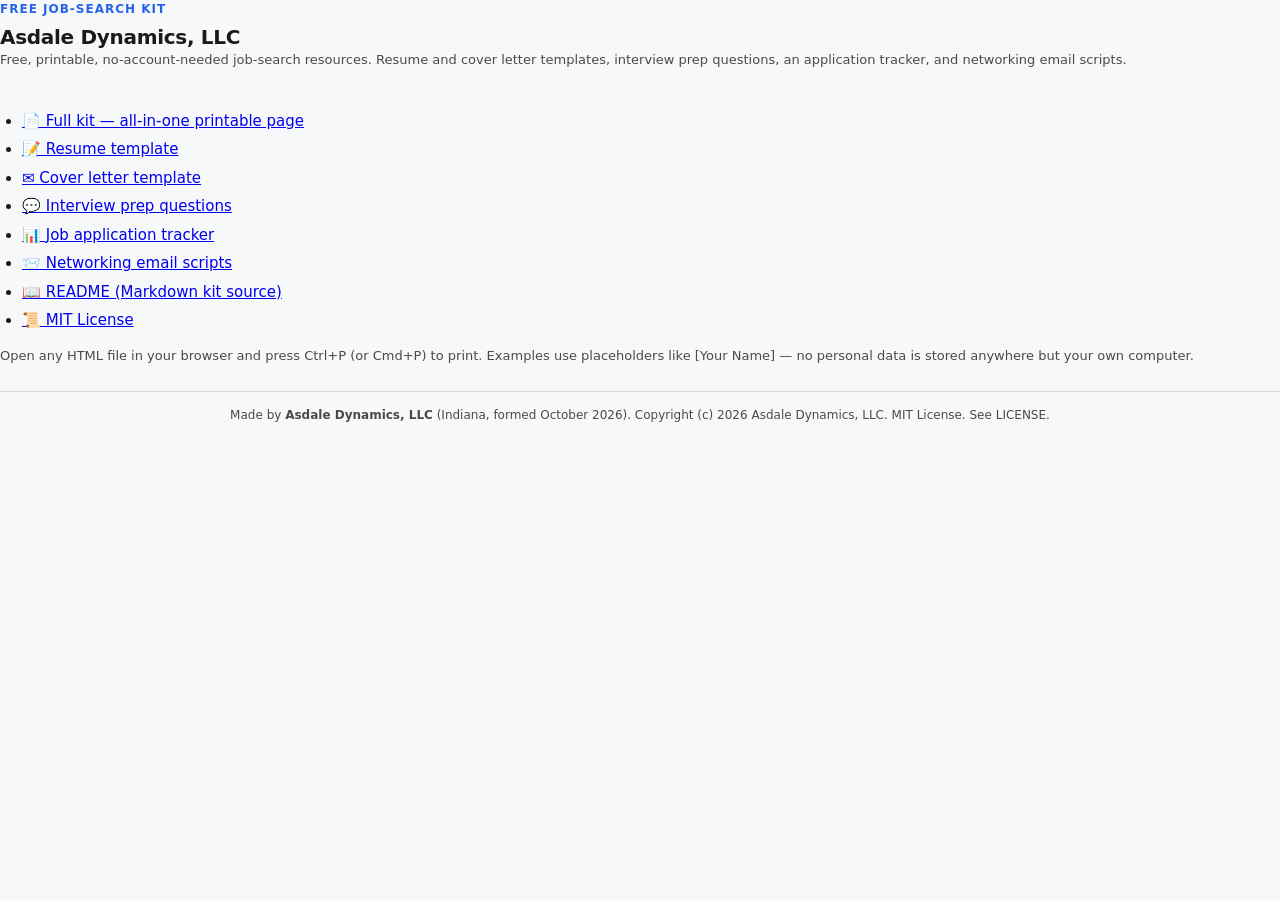
<file: printable/index.html>
<!DOCTYPE html>
<html lang="en">
<head>
<meta charset="utf-8">
<meta name="viewport" content="width=device-width, initial-scale=1">
<title>Free Job-Search Kit — Asdale Dynamics, LLC</title>
<link rel="stylesheet" href="styles.css">
</head>
<body>

<div class="nav index no-print">
  <div class="site-header" style="border-bottom:none; margin-bottom:24px;">
    <div>
      <div class="site-kicker">Free Job-Search Kit</div>
      <h1 class="site-title">Asdale Dynamics, LLC</h1>
      <p class="site-sub">Free, printable, no-account-needed job-search resources. Resume and cover letter templates, interview prep questions, an application tracker, and networking email scripts.</p>
    </div>
  </div>

  <ul>
    <li><a href="kit-all.html">📄 Full kit — all-in-one printable page</a></li>
    <li><a href="resume.html">📝 Resume template</a></li>
    <li><a href="cover-letter.html">✉️ Cover letter template</a></li>
    <li><a href="interview-prep.html">💬 Interview prep questions</a></li>
    <li><a href="application-tracker.html">📊 Job application tracker</a></li>
    <li><a href="networking-emails.html">📨 Networking email scripts</a></li>
    <li><a href="../README.md">📖 README (Markdown kit source)</a></li>
    <li><a href="../LICENSE">📜 MIT License</a></li>
  </ul>

  <p class="note">Open any HTML file in your browser and press Ctrl+P (or Cmd+P) to print. Examples use placeholders like [Your Name] — no personal data is stored anywhere but your own computer.</p>

  <footer class="kick" style="margin-top:26px;">
    Made by <span class="credit">Asdale Dynamics, LLC</span> (Indiana, formed October 2026). Copyright (c) 2026 Asdale Dynamics, LLC. MIT License. See LICENSE.
  </footer>
</div>

</body>
</html>
</file>
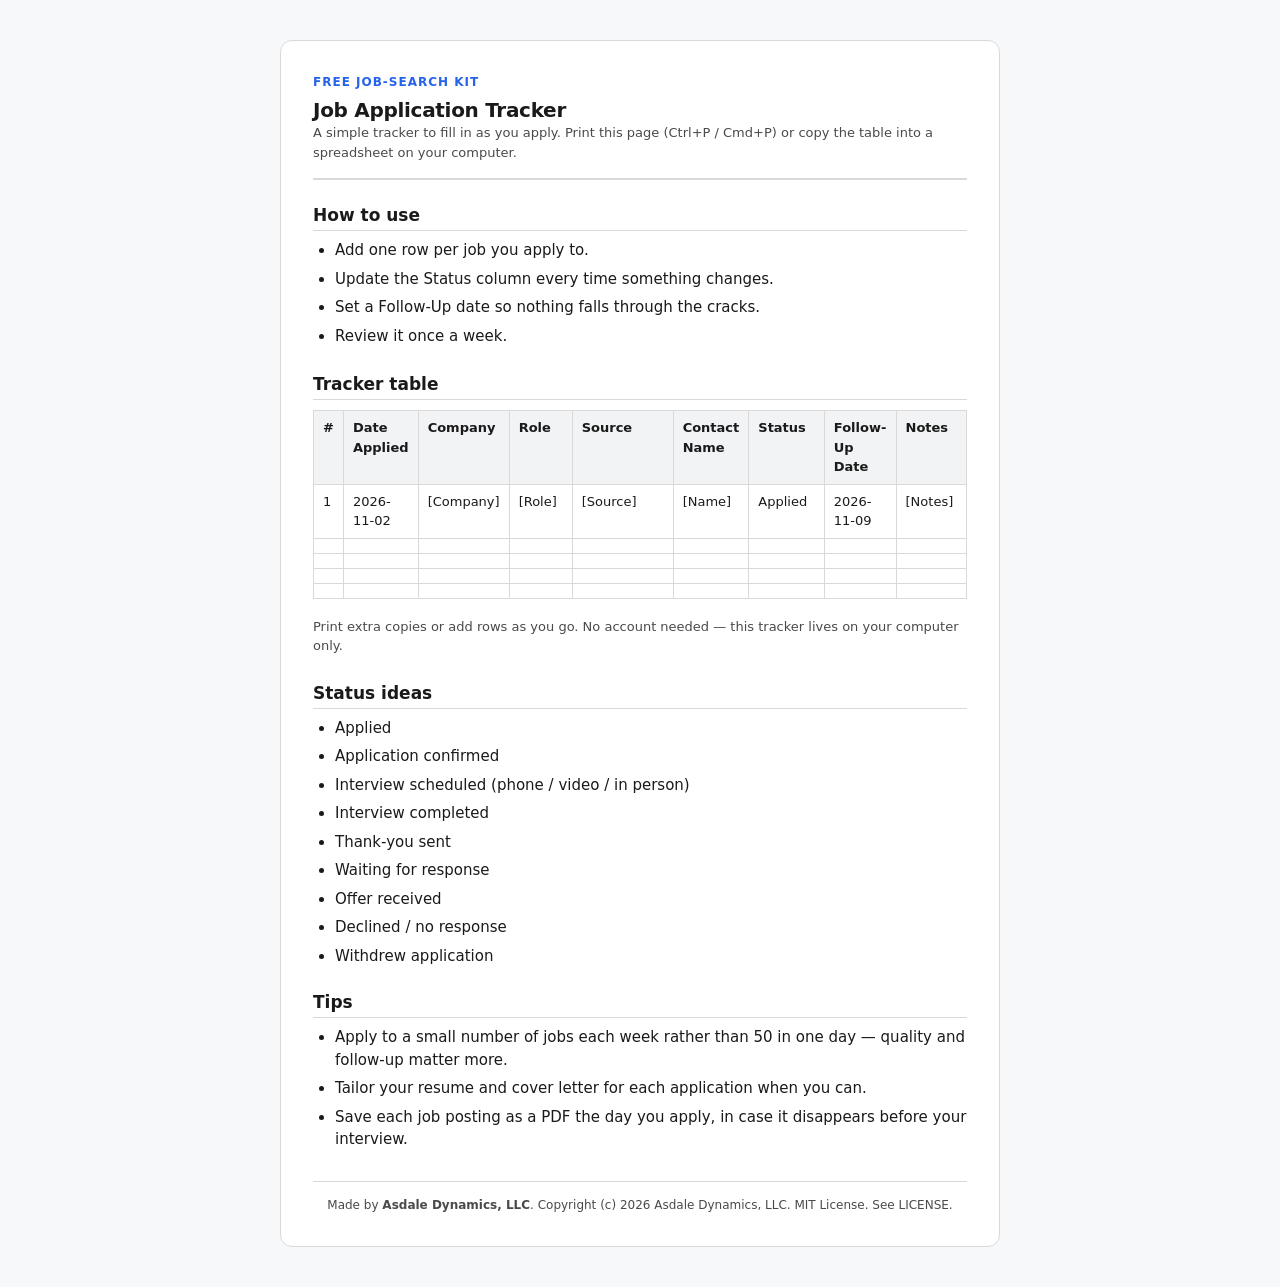
<file: printable/application-tracker.html>
<!DOCTYPE html>
<html lang="en">
<head>
<meta charset="utf-8">
<meta name="viewport" content="width=device-width, initial-scale=1">
<title>Job Application Tracker — Free Job-Search Kit</title>
<link rel="stylesheet" href="styles.css">
</head>
<body>

<div class="page">
  <header class="site-header">
    <div>
      <div class="site-kicker">Free Job-Search Kit</div>
      <h1 class="site-title">Job Application Tracker</h1>
      <p class="site-sub">A simple tracker to fill in as you apply. Print this page (Ctrl+P / Cmd+P) or copy the table into a spreadsheet on your computer.</p>
    </div>
  </header>

  <section class="section">
    <h2 class="first">How to use</h2>
    <ul>
      <li>Add one row per job you apply to.</li>
      <li>Update the Status column every time something changes.</li>
      <li>Set a Follow-Up date so nothing falls through the cracks.</li>
      <li>Review it once a week.</li>
    </ul>
  </section>

  <section class="section page-break">
    <h2>Tracker table</h2>
    <table>
      <thead>
        <tr>
          <th style="width:4%">#</th>
          <th style="width:11%">Date Applied</th>
          <th style="width:13%">Company</th>
          <th style="width:10%">Role</th>
          <th style="width:17%">Source</th>
          <th style="width:11%">Contact Name</th>
          <th style="width:12%">Status</th>
          <th style="width:11%">Follow-Up Date</th>
          <th style="width:11%">Notes</th>
        </tr>
      </thead>
      <tbody>
        <tr>
          <td>1</td>
          <td>2026-11-02</td>
          <td>[Company]</td>
          <td>[Role]</td>
          <td>[Source]</td>
          <td>[Name]</td>
          <td>Applied</td>
          <td>2026-11-09</td>
          <td>[Notes]</td>
        </tr>
        <tr><td></td><td></td><td></td><td></td><td></td><td></td><td></td><td></td><td></td></tr>
        <tr><td></td><td></td><td></td><td></td><td></td><td></td><td></td><td></td><td></td></tr>
        <tr><td></td><td></td><td></td><td></td><td></td><td></td><td></td><td></td><td></td></tr>
        <tr><td></td><td></td><td></td><td></td><td></td><td></td><td></td><td></td><td></td></tr>
      </tbody>
    </table>
    <p class="note">Print extra copies or add rows as you go. No account needed — this tracker lives on your computer only.</p>
  </section>

  <section class="section">
    <h2>Status ideas</h2>
    <ul>
      <li>Applied</li>
      <li>Application confirmed</li>
      <li>Interview scheduled (phone / video / in person)</li>
      <li>Interview completed</li>
      <li>Thank-you sent</li>
      <li>Waiting for response</li>
      <li>Offer received</li>
      <li>Declined / no response</li>
      <li>Withdrew application</li>
    </ul>

    <h2>Tips</h2>
    <ul>
      <li>Apply to a small number of jobs each week rather than 50 in one day — quality and follow-up matter more.</li>
      <li>Tailor your resume and cover letter for each application when you can.</li>
      <li>Save each job posting as a PDF the day you apply, in case it disappears before your interview.</li>
    </ul>
  </section>

  <footer class="kick">
    Made by <span class="credit">Asdale Dynamics, LLC</span>. Copyright (c) 2026 Asdale Dynamics, LLC. MIT License. See LICENSE.
  </footer>
</div>

</body>
</html>
</file>
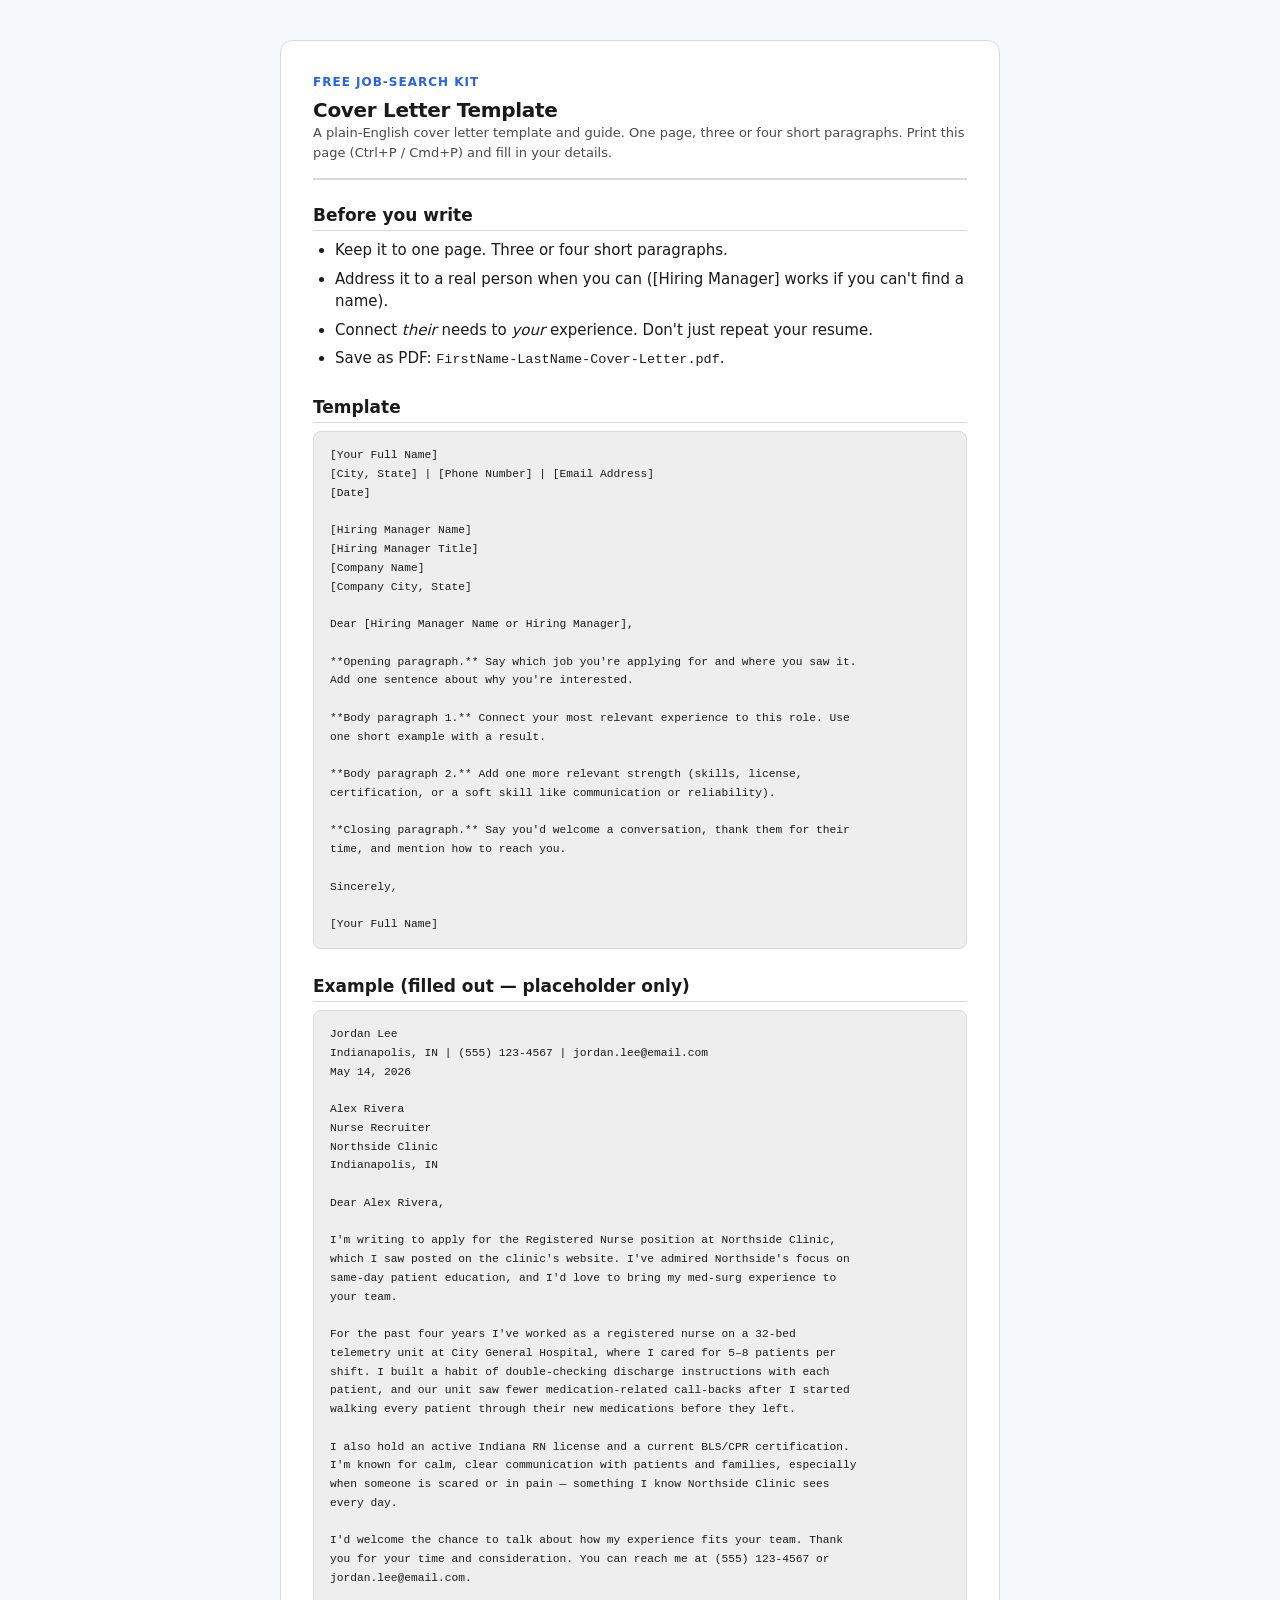
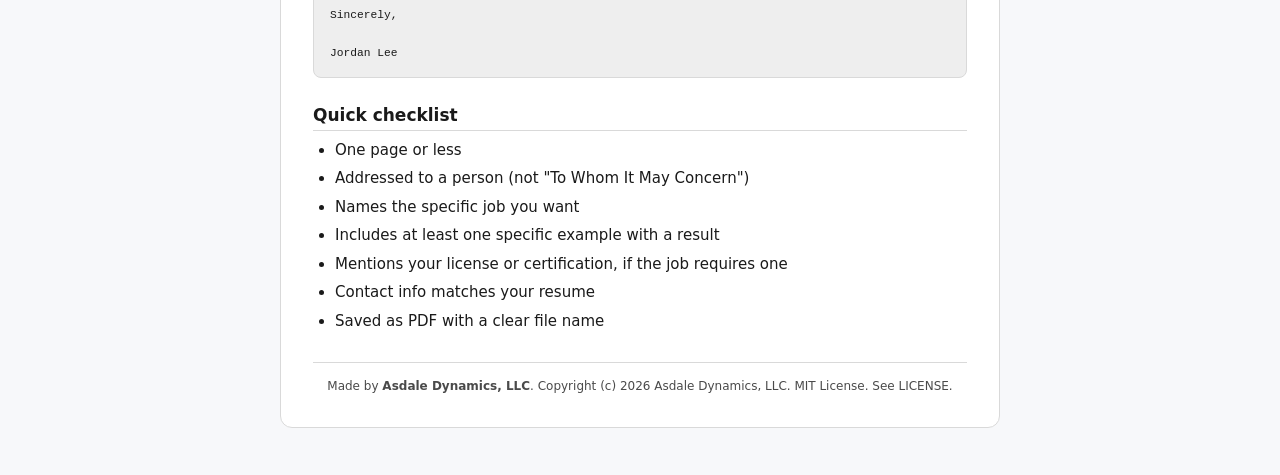
<file: printable/cover-letter.html>
<!DOCTYPE html>
<html lang="en">
<head>
<meta charset="utf-8">
<meta name="viewport" content="width=device-width, initial-scale=1">
<title>Cover Letter Template — Free Job-Search Kit</title>
<link rel="stylesheet" href="styles.css">
</head>
<body>

<div class="page">
  <header class="site-header">
    <div>
      <div class="site-kicker">Free Job-Search Kit</div>
      <h1 class="site-title">Cover Letter Template</h1>
      <p class="site-sub">A plain-English cover letter template and guide. One page, three or four short paragraphs. Print this page (Ctrl+P / Cmd+P) and fill in your details.</p>
    </div>
  </header>

  <section class="section">
    <h2 class="first">Before you write</h2>
    <ul>
      <li>Keep it to one page. Three or four short paragraphs.</li>
      <li>Address it to a real person when you can ([Hiring Manager] works if you can't find a name).</li>
      <li>Connect <em>their</em> needs to <em>your</em> experience. Don't just repeat your resume.</li>
      <li>Save as PDF: <code>FirstName-LastName-Cover-Letter.pdf</code>.</li>
    </ul>
  </section>

  <section class="section page-break">
    <h2>Template</h2>
    <pre><code>[Your Full Name]
[City, State] | [Phone Number] | [Email Address]
[Date]

[Hiring Manager Name]
[Hiring Manager Title]
[Company Name]
[Company City, State]

Dear [Hiring Manager Name or Hiring Manager],

**Opening paragraph.** Say which job you're applying for and where you saw it.
Add one sentence about why you're interested.

**Body paragraph 1.** Connect your most relevant experience to this role. Use
one short example with a result.

**Body paragraph 2.** Add one more relevant strength (skills, license,
certification, or a soft skill like communication or reliability).

**Closing paragraph.** Say you'd welcome a conversation, thank them for their
time, and mention how to reach you.

Sincerely,

[Your Full Name]</code></pre>
  </section>

  <section class="section page-break">
    <h2>Example (filled out — placeholder only)</h2>
    <pre><code>Jordan Lee
Indianapolis, IN | (555) 123-4567 | jordan.lee@email.com
May 14, 2026

Alex Rivera
Nurse Recruiter
Northside Clinic
Indianapolis, IN

Dear Alex Rivera,

I'm writing to apply for the Registered Nurse position at Northside Clinic,
which I saw posted on the clinic's website. I've admired Northside's focus on
same-day patient education, and I'd love to bring my med-surg experience to
your team.

For the past four years I've worked as a registered nurse on a 32-bed
telemetry unit at City General Hospital, where I cared for 5–8 patients per
shift. I built a habit of double-checking discharge instructions with each
patient, and our unit saw fewer medication-related call-backs after I started
walking every patient through their new medications before they left.

I also hold an active Indiana RN license and a current BLS/CPR certification.
I'm known for calm, clear communication with patients and families, especially
when someone is scared or in pain — something I know Northside Clinic sees
every day.

I'd welcome the chance to talk about how my experience fits your team. Thank
you for your time and consideration. You can reach me at (555) 123-4567 or
jordan.lee@email.com.

Sincerely,

Jordan Lee</code></pre>
  </section>

  <section class="section">
    <h2>Quick checklist</h2>
    <ul>
      <li>One page or less</li>
      <li>Addressed to a person (not "To Whom It May Concern")</li>
      <li>Names the specific job you want</li>
      <li>Includes at least one specific example with a result</li>
      <li>Mentions your license or certification, if the job requires one</li>
      <li>Contact info matches your resume</li>
      <li>Saved as PDF with a clear file name</li>
    </ul>
  </section>

  <footer class="kick">
    Made by <span class="credit">Asdale Dynamics, LLC</span>. Copyright (c) 2026 Asdale Dynamics, LLC. MIT License. See LICENSE.
  </footer>
</div>

</body>
</html>
</file>
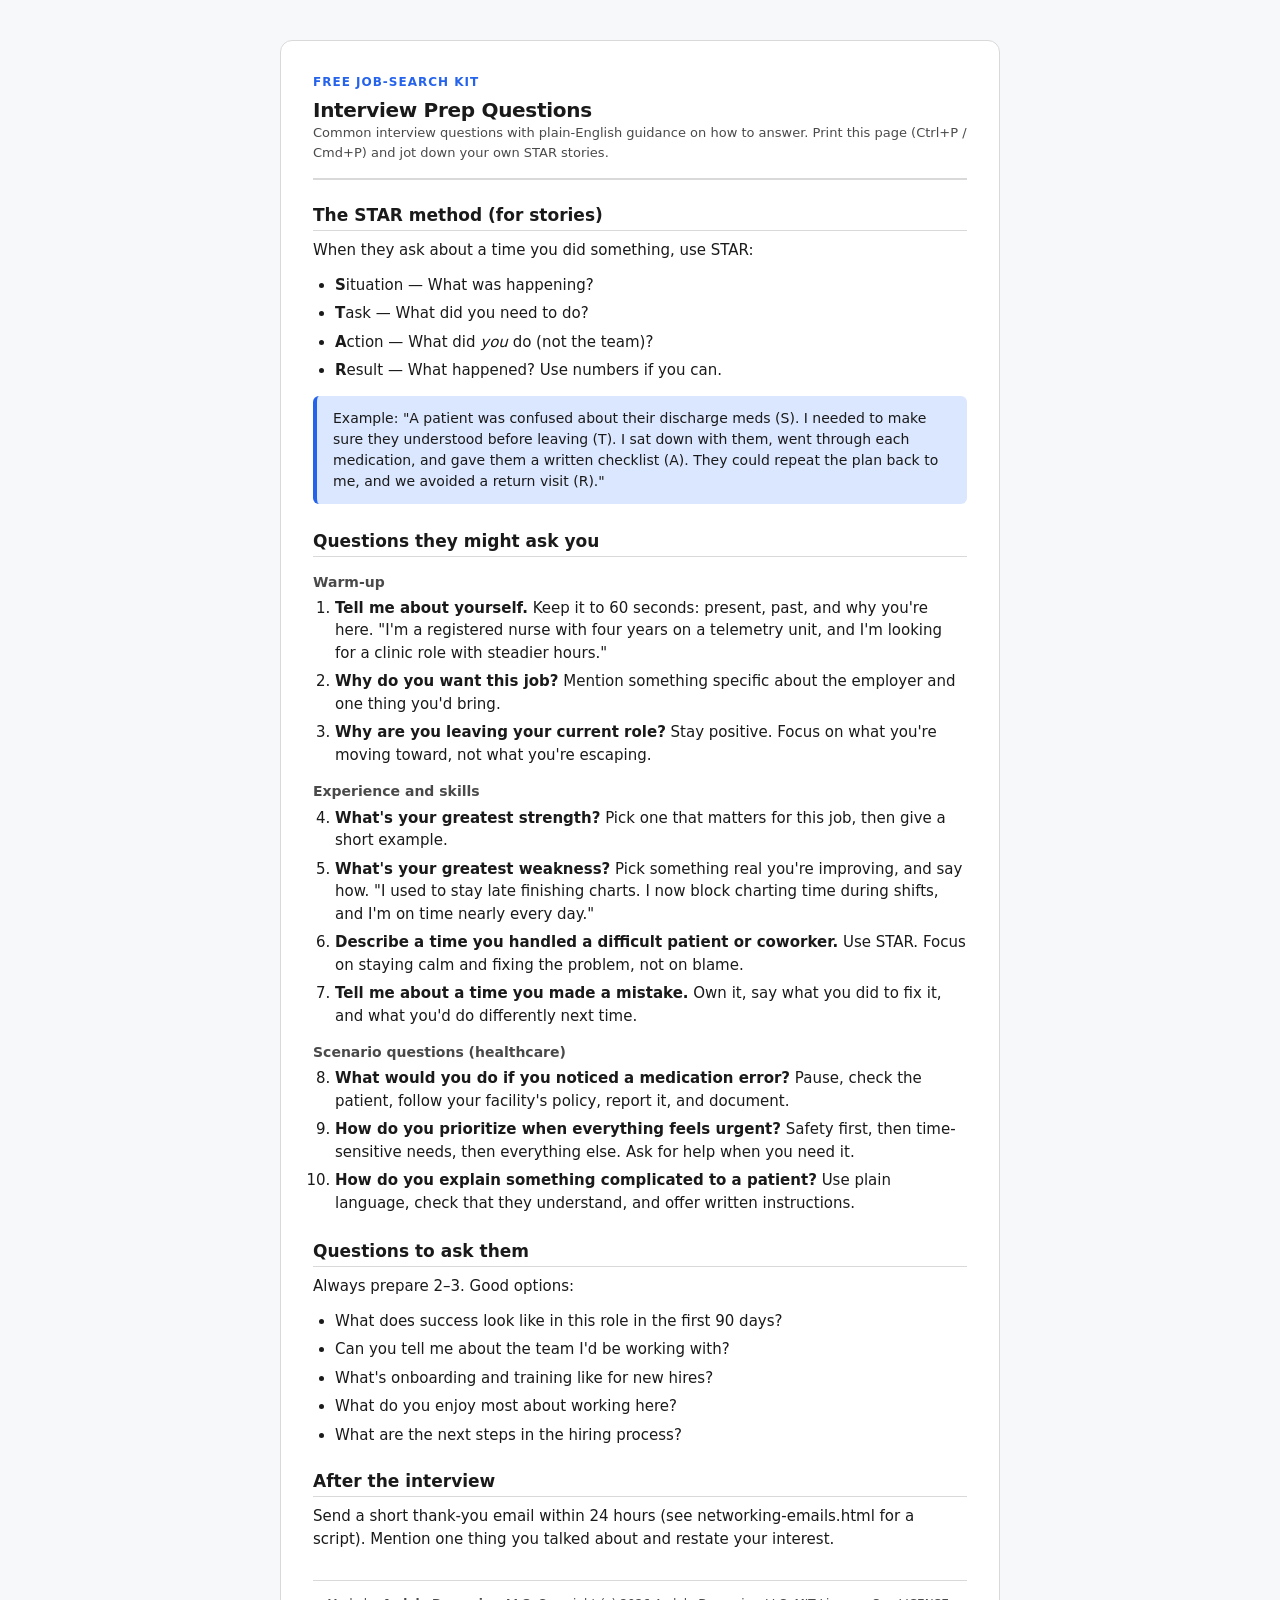
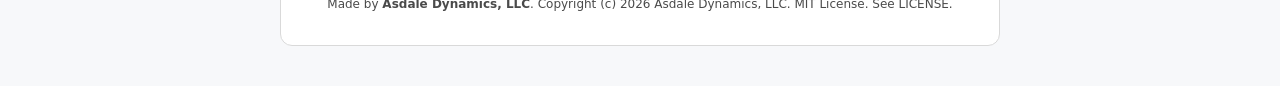
<file: printable/interview-prep.html>
<!DOCTYPE html>
<html lang="en">
<head>
<meta charset="utf-8">
<meta name="viewport" content="width=device-width, initial-scale=1">
<title>Interview Prep Questions — Free Job-Search Kit</title>
<link rel="stylesheet" href="styles.css">
</head>
<body>

<div class="page">
  <header class="site-header">
    <div>
      <div class="site-kicker">Free Job-Search Kit</div>
      <h1 class="site-title">Interview Prep Questions</h1>
      <p class="site-sub">Common interview questions with plain-English guidance on how to answer. Print this page (Ctrl+P / Cmd+P) and jot down your own STAR stories.</p>
    </div>
  </header>

  <section class="section">
    <h2 class="first">The STAR method (for stories)</h2>
    <p>When they ask about a time you did something, use STAR:</p>
    <ul>
      <li><strong>S</strong>ituation — What was happening?</li>
      <li><strong>T</strong>ask — What did you need to do?</li>
      <li><strong>A</strong>ction — What did <em>you</em> do (not the team)?</li>
      <li><strong>R</strong>esult — What happened? Use numbers if you can.</li>
    </ul>
    <blockquote>Example: "A patient was confused about their discharge meds (S). I needed to make sure they understood before leaving (T). I sat down with them, went through each medication, and gave them a written checklist (A). They could repeat the plan back to me, and we avoided a return visit (R)."</blockquote>
  </section>

  <section class="section page-break">
    <h2>Questions they might ask you</h2>

    <h3>Warm-up</h3>
    <ol>
      <li><strong>Tell me about yourself.</strong> Keep it to 60 seconds: present, past, and why you're here. "I'm a registered nurse with four years on a telemetry unit, and I'm looking for a clinic role with steadier hours."</li>
      <li><strong>Why do you want this job?</strong> Mention something specific about the employer and one thing you'd bring.</li>
      <li><strong>Why are you leaving your current role?</strong> Stay positive. Focus on what you're moving toward, not what you're escaping.</li>
    </ol>

    <h3>Experience and skills</h3>
    <ol start="4">
      <li><strong>What's your greatest strength?</strong> Pick one that matters for this job, then give a short example.</li>
      <li><strong>What's your greatest weakness?</strong> Pick something real you're improving, and say how. "I used to stay late finishing charts. I now block charting time during shifts, and I'm on time nearly every day."</li>
      <li><strong>Describe a time you handled a difficult patient or coworker.</strong> Use STAR. Focus on staying calm and fixing the problem, not on blame.</li>
      <li><strong>Tell me about a time you made a mistake.</strong> Own it, say what you did to fix it, and what you'd do differently next time.</li>
    </ol>

    <h3>Scenario questions (healthcare)</h3>
    <ol start="8">
      <li><strong>What would you do if you noticed a medication error?</strong> Pause, check the patient, follow your facility's policy, report it, and document.</li>
      <li><strong>How do you prioritize when everything feels urgent?</strong> Safety first, then time-sensitive needs, then everything else. Ask for help when you need it.</li>
      <li><strong>How do you explain something complicated to a patient?</strong> Use plain language, check that they understand, and offer written instructions.</li>
    </ol>
  </section>

  <section class="section page-break">
    <h2>Questions to ask them</h2>
    <p>Always prepare 2–3. Good options:</p>
    <ul>
      <li>What does success look like in this role in the first 90 days?</li>
      <li>Can you tell me about the team I'd be working with?</li>
      <li>What's onboarding and training like for new hires?</li>
      <li>What do you enjoy most about working here?</li>
      <li>What are the next steps in the hiring process?</li>
    </ul>

    <h2>After the interview</h2>
    <p>Send a short thank-you email within 24 hours (see networking-emails.html for a script). Mention one thing you talked about and restate your interest.</p>
  </section>

  <footer class="kick">
    Made by <span class="credit">Asdale Dynamics, LLC</span>. Copyright (c) 2026 Asdale Dynamics, LLC. MIT License. See LICENSE.
  </footer>
</div>

</body>
</html>
</file>
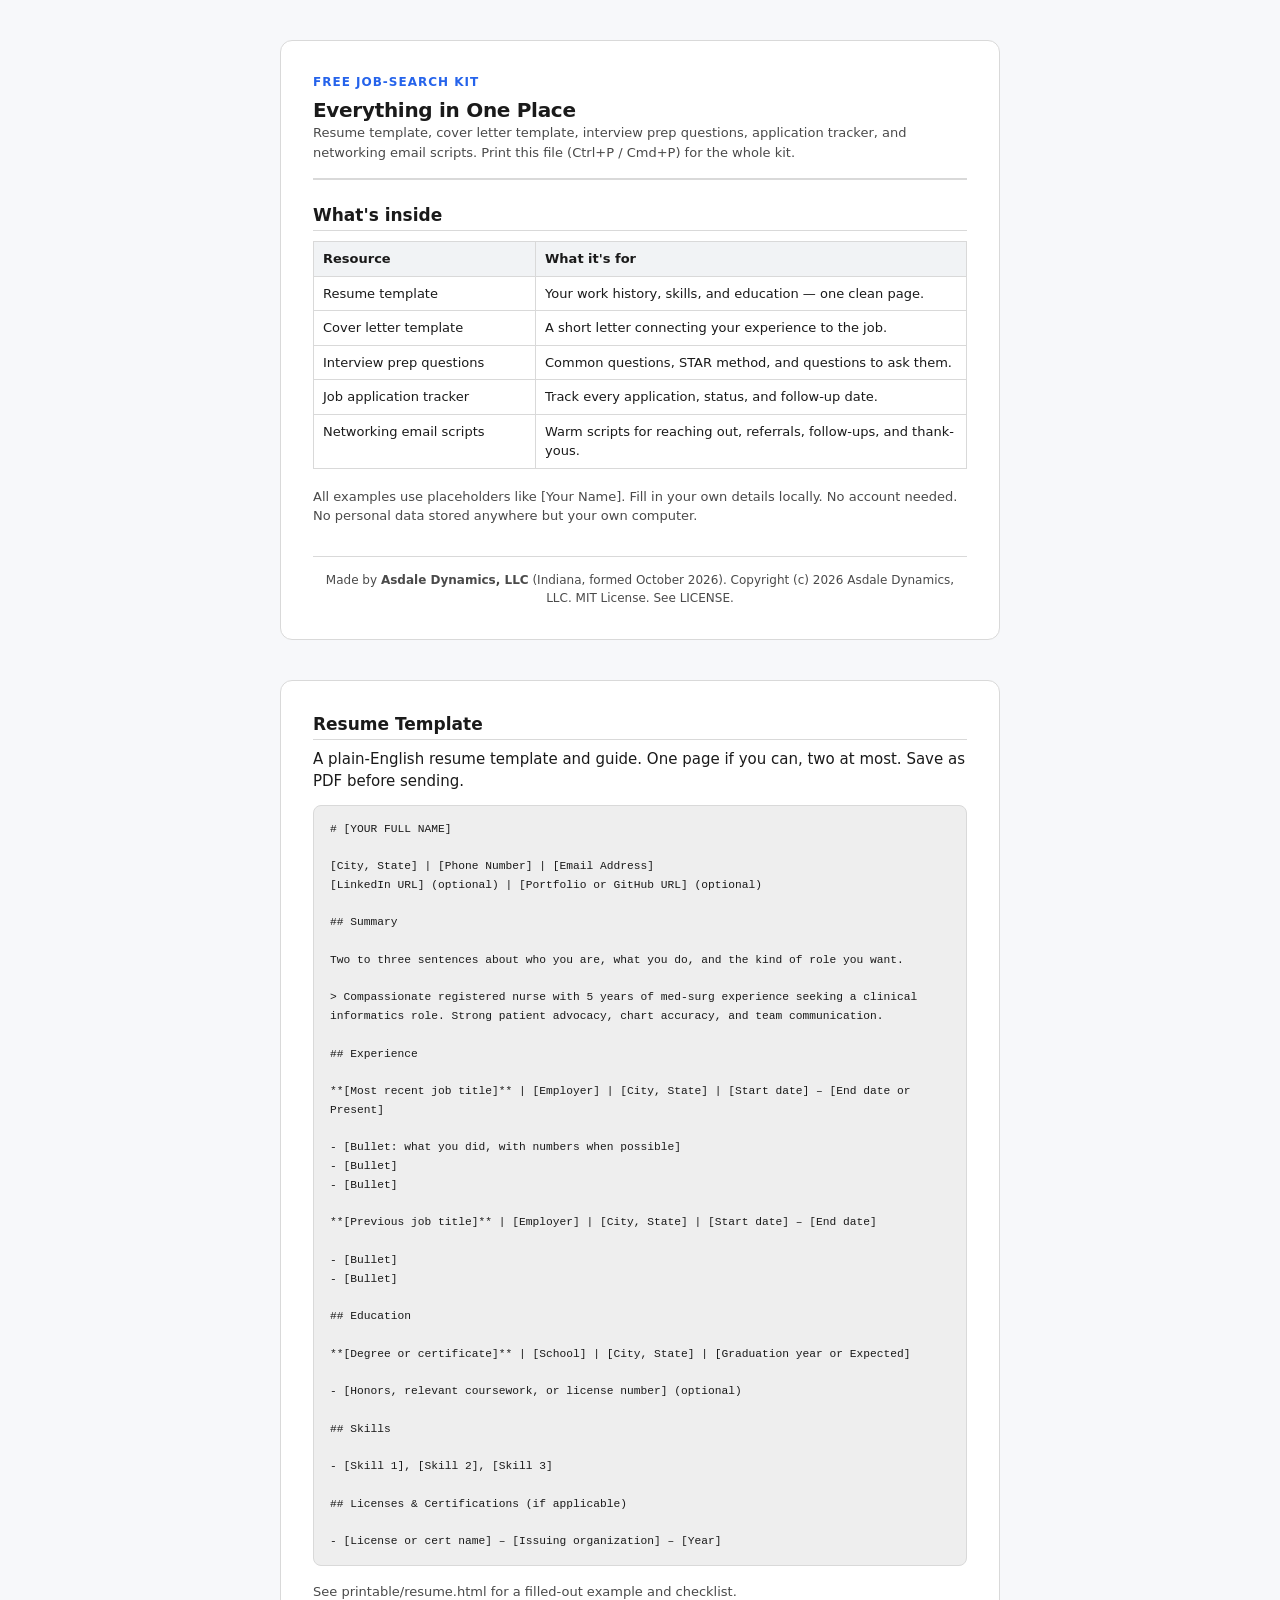
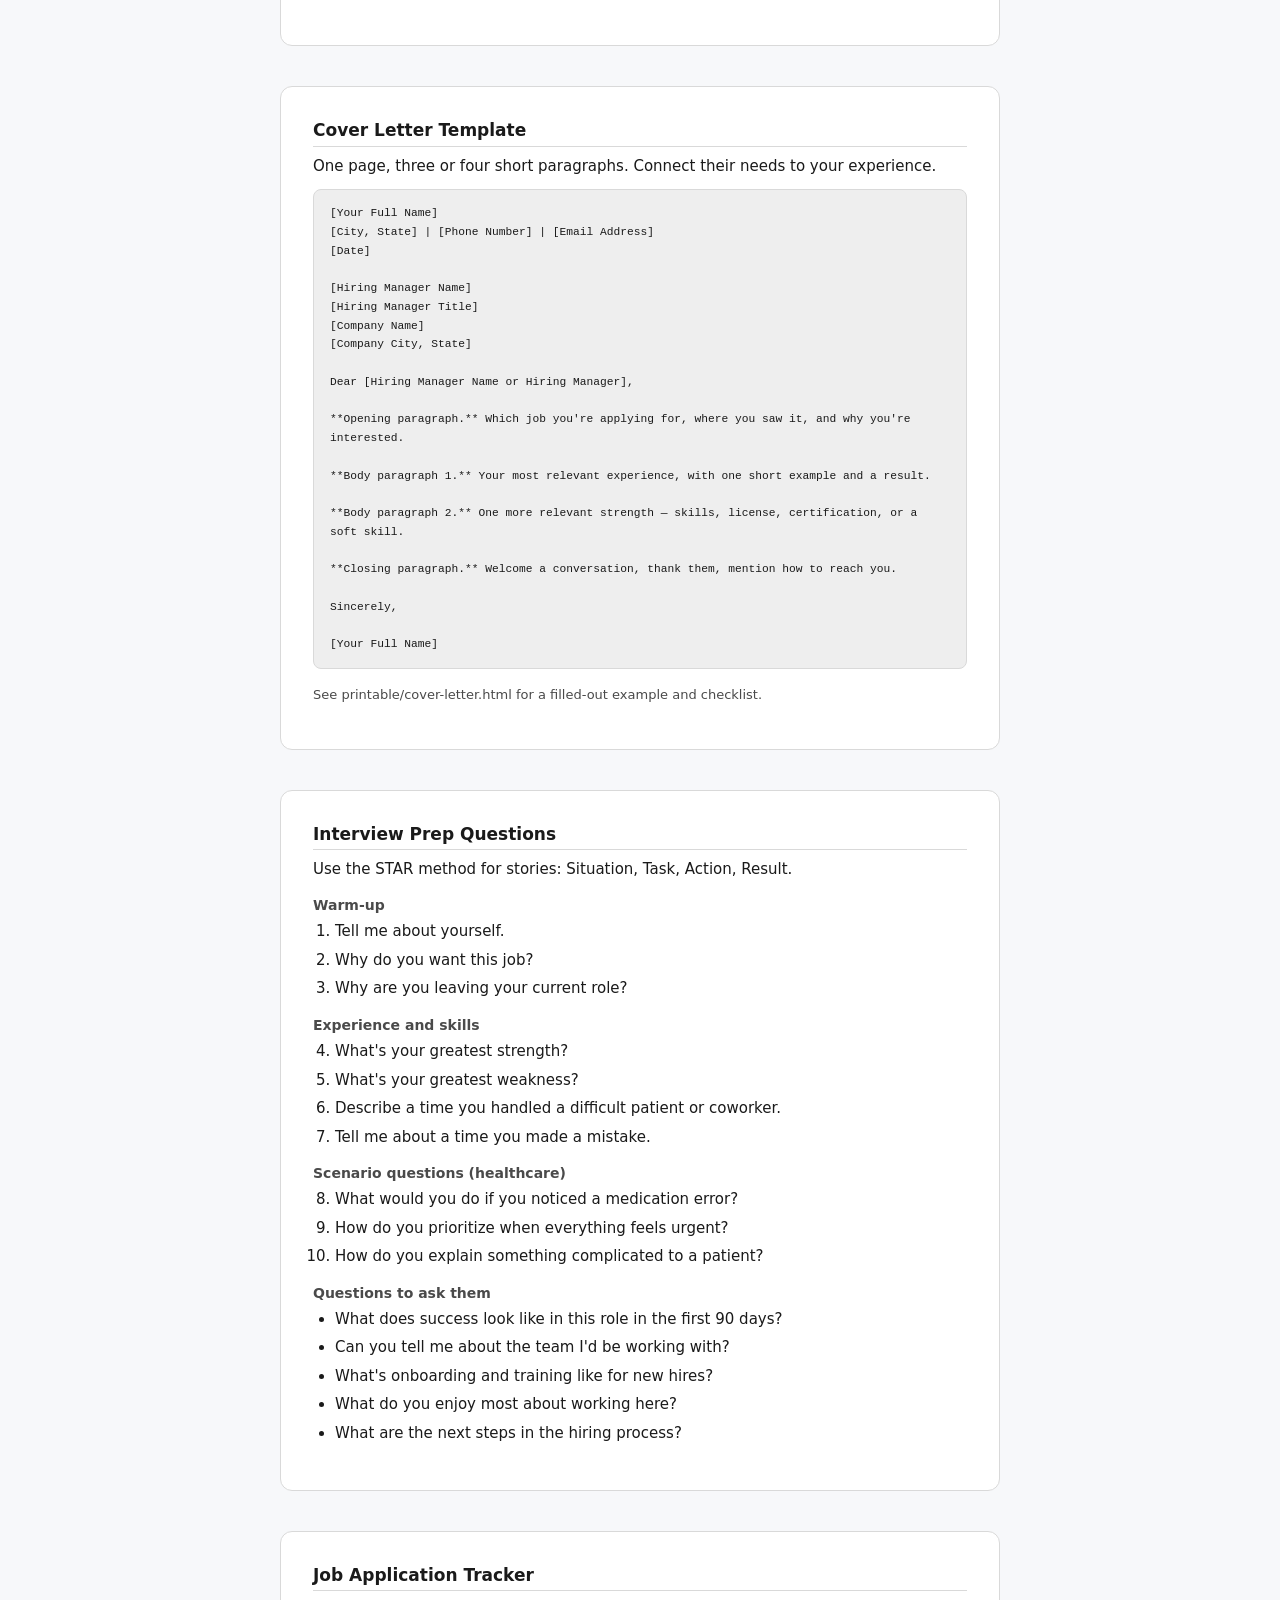
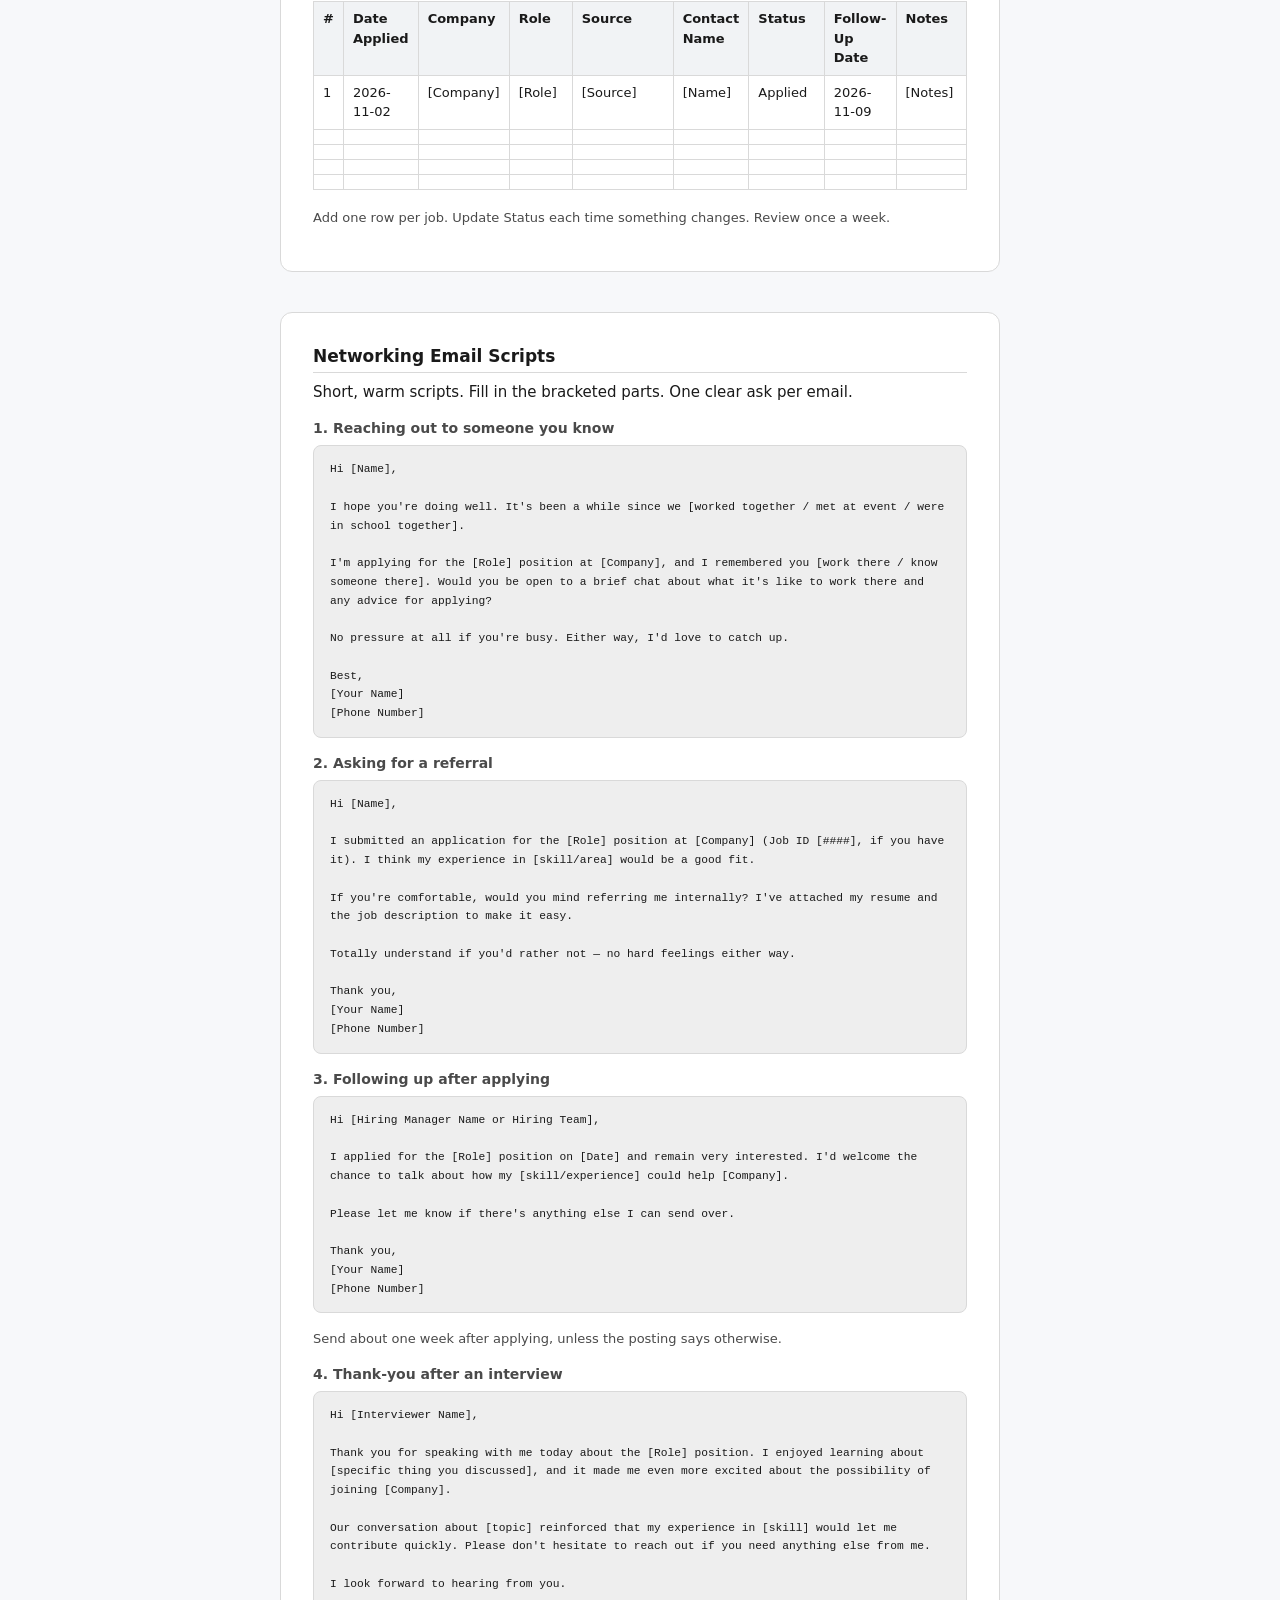
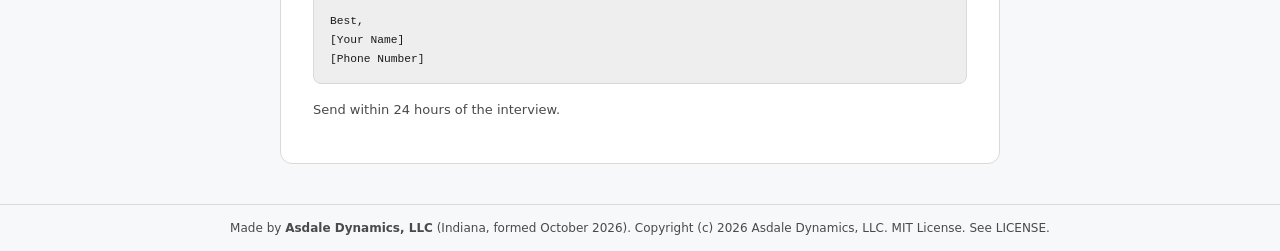
<file: printable/kit-all.html>
<!DOCTYPE html>
<html lang="en">
<head>
<meta charset="utf-8">
<meta name="viewport" content="width=device-width, initial-scale=1">
<title>Free Job-Search Kit — All-in-One Printable</title>
<link rel="stylesheet" href="styles.css">
</head>
<body>

<div class="page page-break">
  <header class="site-header">
    <div>
      <div class="site-kicker">Free Job-Search Kit</div>
      <h1 class="site-title">Everything in One Place</h1>
      <p class="site-sub">Resume template, cover letter template, interview prep questions, application tracker, and networking email scripts. Print this file (Ctrl+P / Cmd+P) for the whole kit.</p>
    </div>
  </header>

  <section class="section">
    <h2 class="first">What's inside</h2>
    <table>
      <thead><tr><th style="width:34%">Resource</th><th>What it's for</th></tr></thead>
      <tbody>
        <tr><td>Resume template</td><td>Your work history, skills, and education — one clean page.</td></tr>
        <tr><td>Cover letter template</td><td>A short letter connecting your experience to the job.</td></tr>
        <tr><td>Interview prep questions</td><td>Common questions, STAR method, and questions to ask them.</td></tr>
        <tr><td>Job application tracker</td><td>Track every application, status, and follow-up date.</td></tr>
        <tr><td>Networking email scripts</td><td>Warm scripts for reaching out, referrals, follow-ups, and thank-yous.</td></tr>
      </tbody>
    </table>
    <p class="note">All examples use placeholders like [Your Name]. Fill in your own details locally. No account needed. No personal data stored anywhere but your own computer.</p>
  </section>

  <footer class="kick">
    Made by <span class="credit">Asdale Dynamics, LLC</span> (Indiana, formed October 2026). Copyright (c) 2026 Asdale Dynamics, LLC. MIT License. See LICENSE.
  </footer>
</div>

<div class="page">
  <section class="section">
    <h2 class="first">Resume Template</h2>
    <p>A plain-English resume template and guide. One page if you can, two at most. Save as PDF before sending.</p>
    <pre><code># [YOUR FULL NAME]

[City, State] | [Phone Number] | [Email Address]
[LinkedIn URL] (optional) | [Portfolio or GitHub URL] (optional)

## Summary

Two to three sentences about who you are, what you do, and the kind of role you want.

&gt; Compassionate registered nurse with 5 years of med-surg experience seeking a clinical informatics role. Strong patient advocacy, chart accuracy, and team communication.

## Experience

**[Most recent job title]** | [Employer] | [City, State] | [Start date] – [End date or Present]

- [Bullet: what you did, with numbers when possible]
- [Bullet]
- [Bullet]

**[Previous job title]** | [Employer] | [City, State] | [Start date] – [End date]

- [Bullet]
- [Bullet]

## Education

**[Degree or certificate]** | [School] | [City, State] | [Graduation year or Expected]

- [Honors, relevant coursework, or license number] (optional)

## Skills

- [Skill 1], [Skill 2], [Skill 3]

## Licenses &amp; Certifications (if applicable)

- [License or cert name] – [Issuing organization] – [Year]</code></pre>
    <p class="note">See printable/resume.html for a filled-out example and checklist.</p>
  </section>
</div>

<div class="page">
  <section class="section">
    <h2 class="first">Cover Letter Template</h2>
    <p>One page, three or four short paragraphs. Connect their needs to your experience.</p>
    <pre><code>[Your Full Name]
[City, State] | [Phone Number] | [Email Address]
[Date]

[Hiring Manager Name]
[Hiring Manager Title]
[Company Name]
[Company City, State]

Dear [Hiring Manager Name or Hiring Manager],

**Opening paragraph.** Which job you're applying for, where you saw it, and why you're interested.

**Body paragraph 1.** Your most relevant experience, with one short example and a result.

**Body paragraph 2.** One more relevant strength — skills, license, certification, or a soft skill.

**Closing paragraph.** Welcome a conversation, thank them, mention how to reach you.

Sincerely,

[Your Full Name]</code></pre>
    <p class="note">See printable/cover-letter.html for a filled-out example and checklist.</p>
  </section>
</div>

<div class="page">
  <section class="section">
    <h2 class="first">Interview Prep Questions</h2>
    <p>Use the STAR method for stories: Situation, Task, Action, Result.</p>
    <h3>Warm-up</h3>
    <ol>
      <li>Tell me about yourself.</li>
      <li>Why do you want this job?</li>
      <li>Why are you leaving your current role?</li>
    </ol>
    <h3>Experience and skills</h3>
    <ol start="4">
      <li>What's your greatest strength?</li>
      <li>What's your greatest weakness?</li>
      <li>Describe a time you handled a difficult patient or coworker.</li>
      <li>Tell me about a time you made a mistake.</li>
    </ol>
    <h3>Scenario questions (healthcare)</h3>
    <ol start="8">
      <li>What would you do if you noticed a medication error?</li>
      <li>How do you prioritize when everything feels urgent?</li>
      <li>How do you explain something complicated to a patient?</li>
    </ol>
    <h3>Questions to ask them</h3>
    <ul>
      <li>What does success look like in this role in the first 90 days?</li>
      <li>Can you tell me about the team I'd be working with?</li>
      <li>What's onboarding and training like for new hires?</li>
      <li>What do you enjoy most about working here?</li>
      <li>What are the next steps in the hiring process?</li>
    </ul>
  </section>
</div>

<div class="page">
  <section class="section">
    <h2 class="first">Job Application Tracker</h2>
    <table>
      <thead><tr>
        <th style="width:4%">#</th>
        <th style="width:11%">Date Applied</th>
        <th style="width:13%">Company</th>
        <th style="width:10%">Role</th>
        <th style="width:17%">Source</th>
        <th style="width:11%">Contact Name</th>
        <th style="width:12%">Status</th>
        <th style="width:11%">Follow-Up Date</th>
        <th style="width:11%">Notes</th>
      </tr></thead>
      <tbody>
        <tr><td>1</td><td>2026-11-02</td><td>[Company]</td><td>[Role]</td><td>[Source]</td><td>[Name]</td><td>Applied</td><td>2026-11-09</td><td>[Notes]</td></tr>
        <tr><td></td><td></td><td></td><td></td><td></td><td></td><td></td><td></td><td></td></tr>
        <tr><td></td><td></td><td></td><td></td><td></td><td></td><td></td><td></td><td></td></tr>
        <tr><td></td><td></td><td></td><td></td><td></td><td></td><td></td><td></td><td></td></tr>
        <tr><td></td><td></td><td></td><td></td><td></td><td></td><td></td><td></td><td></td></tr>
      </tbody>
    </table>
    <p class="note">Add one row per job. Update Status each time something changes. Review once a week.</p>
  </section>
</div>

<div class="page">
  <section class="section">
    <h2 class="first">Networking Email Scripts</h2>
    <p>Short, warm scripts. Fill in the bracketed parts. One clear ask per email.</p>
    <h3>1. Reaching out to someone you know</h3>
    <pre><code>Hi [Name],

I hope you're doing well. It's been a while since we [worked together / met at event / were in school together].

I'm applying for the [Role] position at [Company], and I remembered you [work there / know someone there]. Would you be open to a brief chat about what it's like to work there and any advice for applying?

No pressure at all if you're busy. Either way, I'd love to catch up.

Best,
[Your Name]
[Phone Number]</code></pre>
    <h3>2. Asking for a referral</h3>
    <pre><code>Hi [Name],

I submitted an application for the [Role] position at [Company] (Job ID [####], if you have it). I think my experience in [skill/area] would be a good fit.

If you're comfortable, would you mind referring me internally? I've attached my resume and the job description to make it easy.

Totally understand if you'd rather not — no hard feelings either way.

Thank you,
[Your Name]
[Phone Number]</code></pre>
    <h3>3. Following up after applying</h3>
    <pre><code>Hi [Hiring Manager Name or Hiring Team],

I applied for the [Role] position on [Date] and remain very interested. I'd welcome the chance to talk about how my [skill/experience] could help [Company].

Please let me know if there's anything else I can send over.

Thank you,
[Your Name]
[Phone Number]</code></pre>
    <p class="note">Send about one week after applying, unless the posting says otherwise.</p>
    <h3>4. Thank-you after an interview</h3>
    <pre><code>Hi [Interviewer Name],

Thank you for speaking with me today about the [Role] position. I enjoyed learning about [specific thing you discussed], and it made me even more excited about the possibility of joining [Company].

Our conversation about [topic] reinforced that my experience in [skill] would let me contribute quickly. Please don't hesitate to reach out if you need anything else from me.

I look forward to hearing from you.

Best,
[Your Name]
[Phone Number]</code></pre>
    <p class="note">Send within 24 hours of the interview.</p>
  </section>
</div>

<footer class="kick">
  Made by <span class="credit">Asdale Dynamics, LLC</span> (Indiana, formed October 2026). Copyright (c) 2026 Asdale Dynamics, LLC. MIT License. See LICENSE.
</footer>

</body>
</html>
</file>
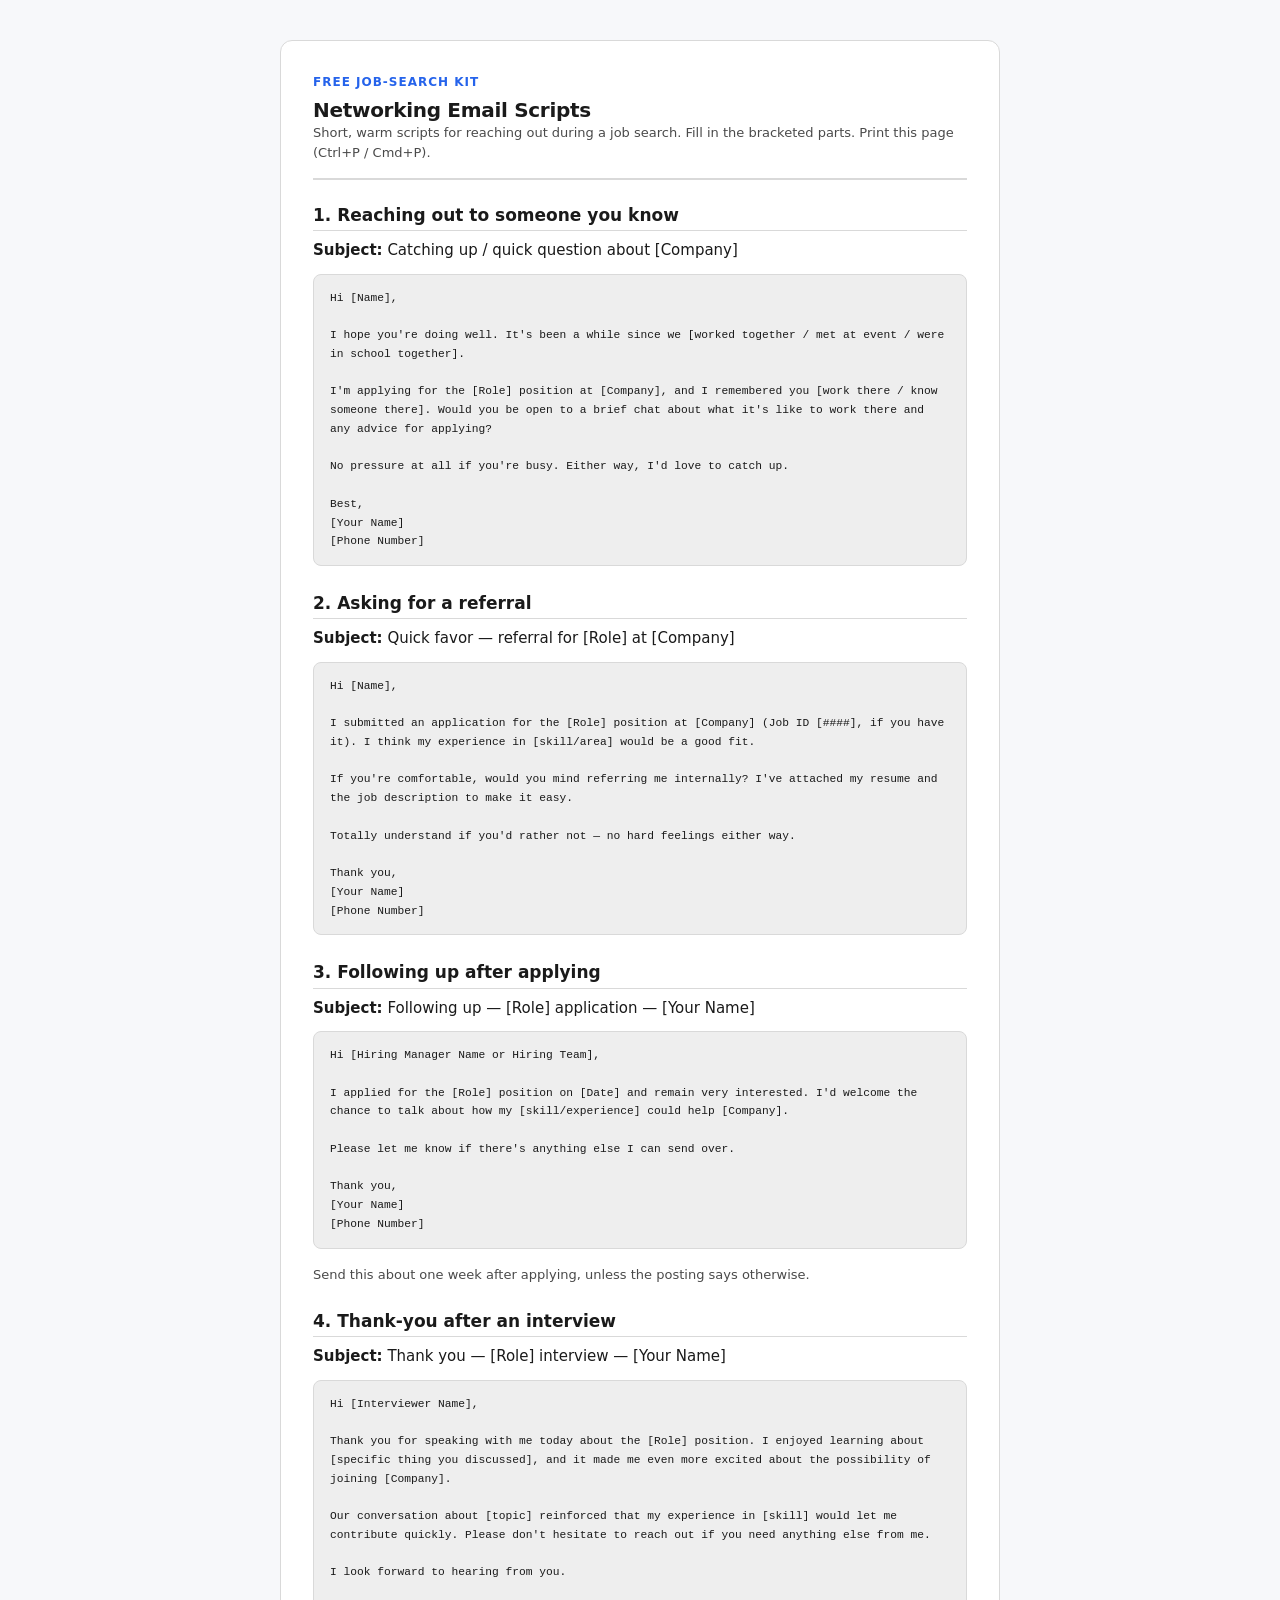
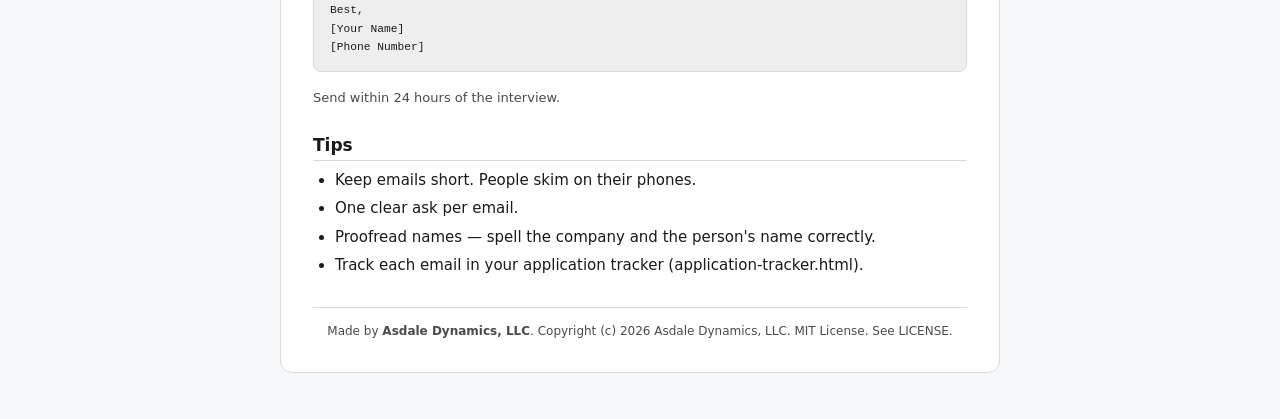
<file: printable/networking-emails.html>
<!DOCTYPE html>
<html lang="en">
<head>
<meta charset="utf-8">
<meta name="viewport" content="width=device-width, initial-scale=1">
<title>Networking Email Scripts — Free Job-Search Kit</title>
<link rel="stylesheet" href="styles.css">
</head>
<body>

<div class="page">
  <header class="site-header">
    <div>
      <div class="site-kicker">Free Job-Search Kit</div>
      <h1 class="site-title">Networking Email Scripts</h1>
      <p class="site-sub">Short, warm scripts for reaching out during a job search. Fill in the bracketed parts. Print this page (Ctrl+P / Cmd+P).</p>
    </div>
  </header>

  <section class="section page-break">
    <h2 class="first">1. Reaching out to someone you know</h2>
    <p><strong>Subject:</strong> Catching up / quick question about [Company]</p>
    <pre><code>Hi [Name],

I hope you're doing well. It's been a while since we [worked together / met at event / were in school together].

I'm applying for the [Role] position at [Company], and I remembered you [work there / know someone there]. Would you be open to a brief chat about what it's like to work there and any advice for applying?

No pressure at all if you're busy. Either way, I'd love to catch up.

Best,
[Your Name]
[Phone Number]</code></pre>
  </section>

  <section class="section page-break">
    <h2>2. Asking for a referral</h2>
    <p><strong>Subject:</strong> Quick favor — referral for [Role] at [Company]</p>
    <pre><code>Hi [Name],

I submitted an application for the [Role] position at [Company] (Job ID [####], if you have it). I think my experience in [skill/area] would be a good fit.

If you're comfortable, would you mind referring me internally? I've attached my resume and the job description to make it easy.

Totally understand if you'd rather not — no hard feelings either way.

Thank you,
[Your Name]
[Phone Number]</code></pre>
  </section>

  <section class="section page-break">
    <h2>3. Following up after applying</h2>
    <p><strong>Subject:</strong> Following up — [Role] application — [Your Name]</p>
    <pre><code>Hi [Hiring Manager Name or Hiring Team],

I applied for the [Role] position on [Date] and remain very interested. I'd welcome the chance to talk about how my [skill/experience] could help [Company].

Please let me know if there's anything else I can send over.

Thank you,
[Your Name]
[Phone Number]</code></pre>
    <p class="note">Send this about one week after applying, unless the posting says otherwise.</p>
  </section>

  <section class="section page-break">
    <h2>4. Thank-you after an interview</h2>
    <p><strong>Subject:</strong> Thank you — [Role] interview — [Your Name]</p>
    <pre><code>Hi [Interviewer Name],

Thank you for speaking with me today about the [Role] position. I enjoyed learning about [specific thing you discussed], and it made me even more excited about the possibility of joining [Company].

Our conversation about [topic] reinforced that my experience in [skill] would let me contribute quickly. Please don't hesitate to reach out if you need anything else from me.

I look forward to hearing from you.

Best,
[Your Name]
[Phone Number]</code></pre>
    <p class="note">Send within 24 hours of the interview.</p>
  </section>

  <section class="section">
    <h2>Tips</h2>
    <ul>
      <li>Keep emails short. People skim on their phones.</li>
      <li>One clear ask per email.</li>
      <li>Proofread names — spell the company and the person's name correctly.</li>
      <li>Track each email in your application tracker (application-tracker.html).</li>
    </ul>
  </section>

  <footer class="kick">
    Made by <span class="credit">Asdale Dynamics, LLC</span>. Copyright (c) 2026 Asdale Dynamics, LLC. MIT License. See LICENSE.
  </footer>
</div>

</body>
</html>
</file>
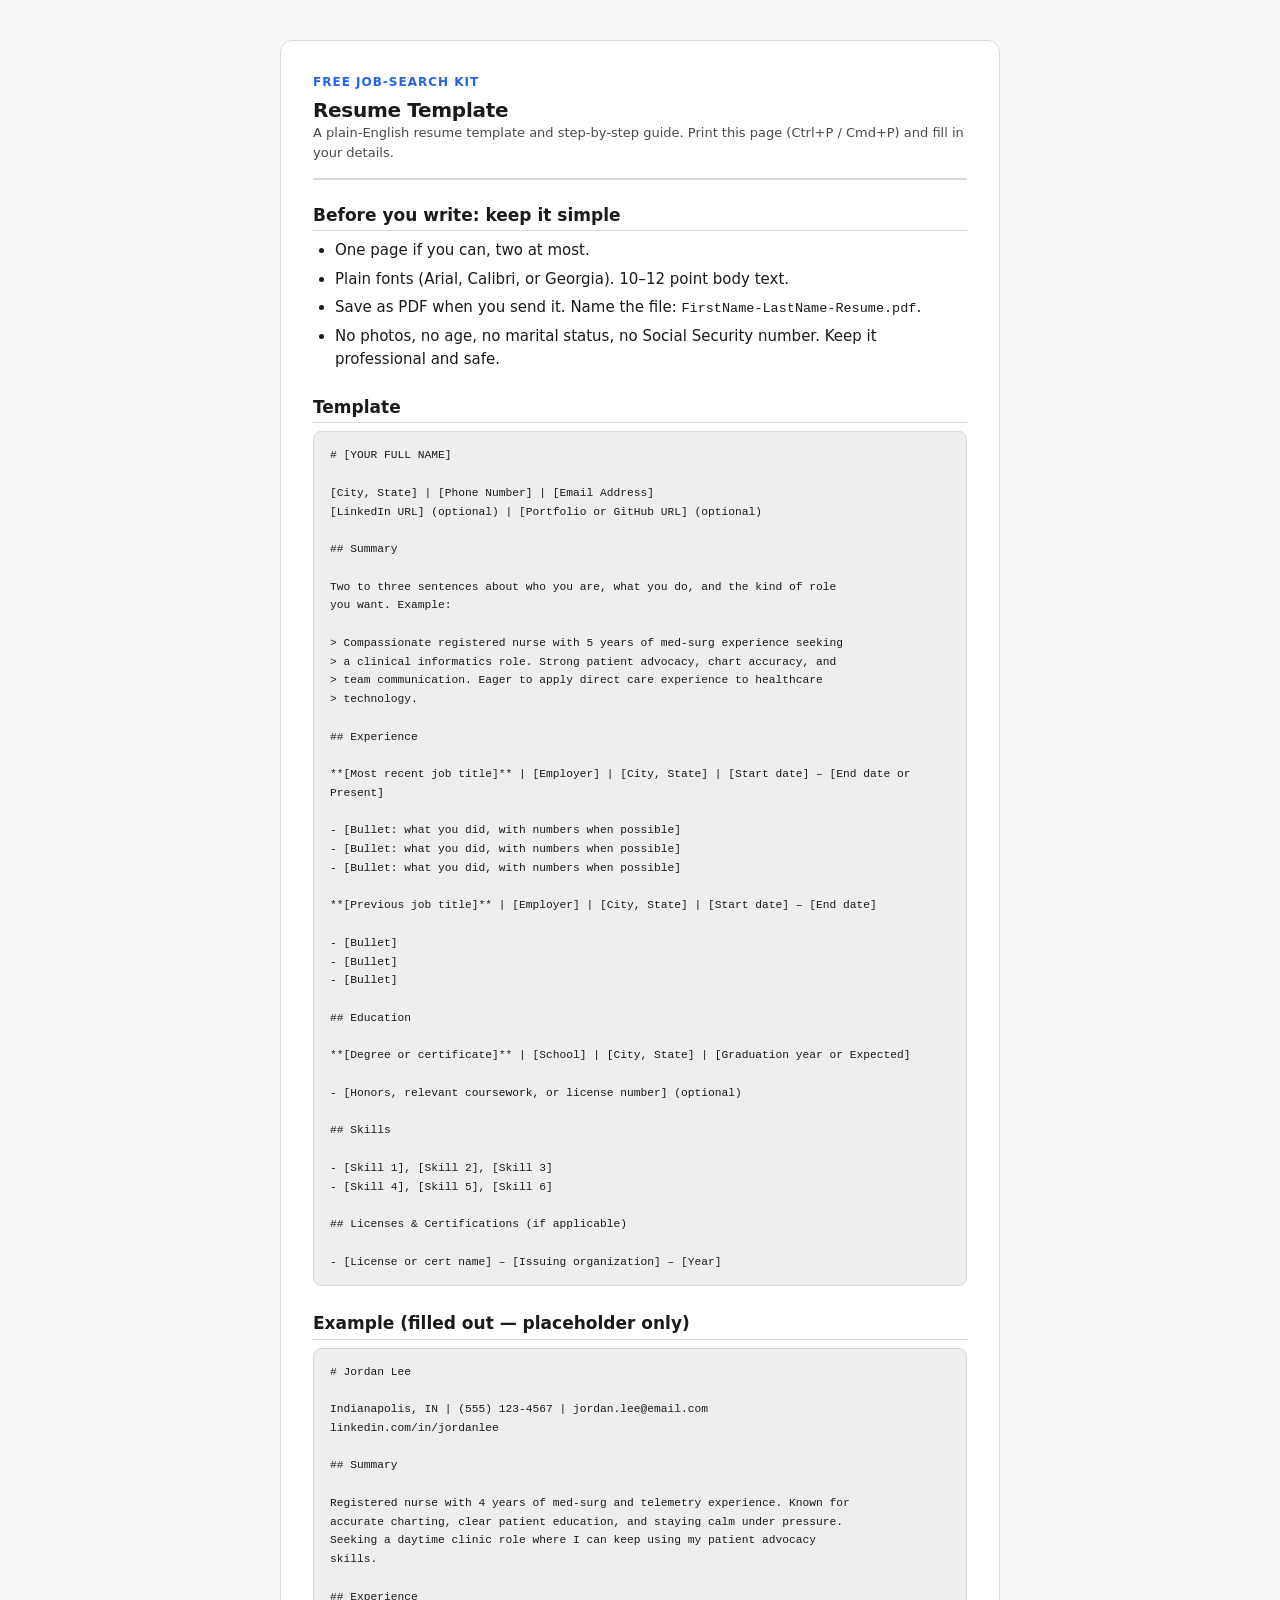
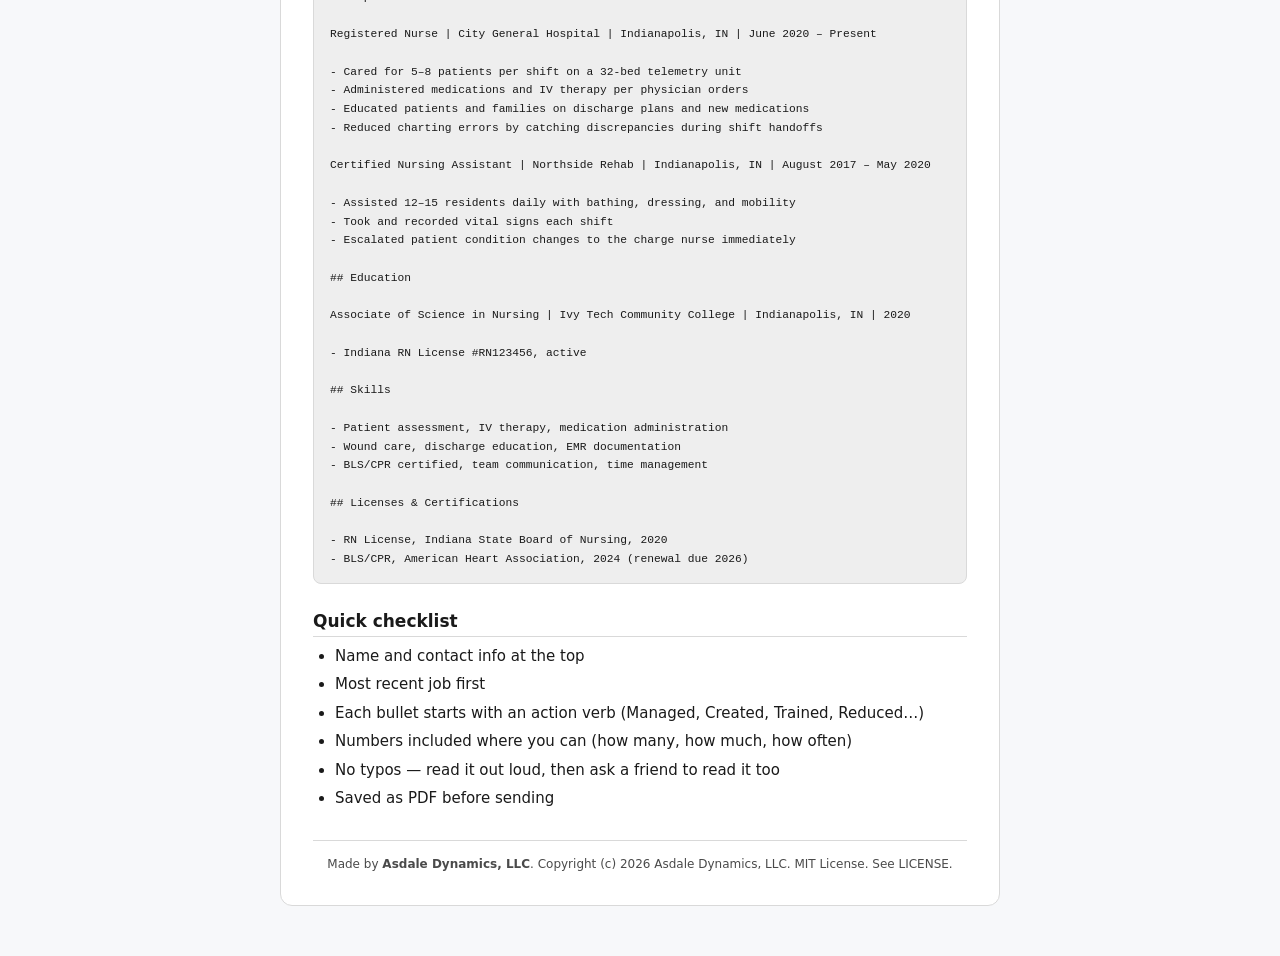
<file: printable/resume.html>
<!DOCTYPE html>
<html lang="en">
<head>
<meta charset="utf-8">
<meta name="viewport" content="width=device-width, initial-scale=1">
<title>Resume Template — Free Job-Search Kit</title>
<link rel="stylesheet" href="styles.css">
</head>
<body>

<div class="page">
  <header class="site-header">
    <div>
      <div class="site-kicker">Free Job-Search Kit</div>
      <h1 class="site-title">Resume Template</h1>
      <p class="site-sub">A plain-English resume template and step-by-step guide. Print this page (Ctrl+P / Cmd+P) and fill in your details.</p>
    </div>
  </header>

  <section class="section">
    <h2 class="first">Before you write: keep it simple</h2>
    <ul>
      <li>One page if you can, two at most.</li>
      <li>Plain fonts (Arial, Calibri, or Georgia). 10–12 point body text.</li>
      <li>Save as PDF when you send it. Name the file: <code>FirstName-LastName-Resume.pdf</code>.</li>
      <li>No photos, no age, no marital status, no Social Security number. Keep it professional and safe.</li>
    </ul>
  </section>

  <section class="section page-break">
    <h2>Template</h2>
    <pre><code># [YOUR FULL NAME]

[City, State] | [Phone Number] | [Email Address]
[LinkedIn URL] (optional) | [Portfolio or GitHub URL] (optional)

## Summary

Two to three sentences about who you are, what you do, and the kind of role
you want. Example:

&gt; Compassionate registered nurse with 5 years of med-surg experience seeking
&gt; a clinical informatics role. Strong patient advocacy, chart accuracy, and
&gt; team communication. Eager to apply direct care experience to healthcare
&gt; technology.

## Experience

**[Most recent job title]** | [Employer] | [City, State] | [Start date] – [End date or Present]

- [Bullet: what you did, with numbers when possible]
- [Bullet: what you did, with numbers when possible]
- [Bullet: what you did, with numbers when possible]

**[Previous job title]** | [Employer] | [City, State] | [Start date] – [End date]

- [Bullet]
- [Bullet]
- [Bullet]

## Education

**[Degree or certificate]** | [School] | [City, State] | [Graduation year or Expected]

- [Honors, relevant coursework, or license number] (optional)

## Skills

- [Skill 1], [Skill 2], [Skill 3]
- [Skill 4], [Skill 5], [Skill 6]

## Licenses &amp; Certifications (if applicable)

- [License or cert name] – [Issuing organization] – [Year]</code></pre>
  </section>

  <section class="section page-break">
    <h2>Example (filled out — placeholder only)</h2>
    <pre><code># Jordan Lee

Indianapolis, IN | (555) 123-4567 | jordan.lee@email.com
linkedin.com/in/jordanlee

## Summary

Registered nurse with 4 years of med-surg and telemetry experience. Known for
accurate charting, clear patient education, and staying calm under pressure.
Seeking a daytime clinic role where I can keep using my patient advocacy
skills.

## Experience

Registered Nurse | City General Hospital | Indianapolis, IN | June 2020 – Present

- Cared for 5–8 patients per shift on a 32-bed telemetry unit
- Administered medications and IV therapy per physician orders
- Educated patients and families on discharge plans and new medications
- Reduced charting errors by catching discrepancies during shift handoffs

Certified Nursing Assistant | Northside Rehab | Indianapolis, IN | August 2017 – May 2020

- Assisted 12–15 residents daily with bathing, dressing, and mobility
- Took and recorded vital signs each shift
- Escalated patient condition changes to the charge nurse immediately

## Education

Associate of Science in Nursing | Ivy Tech Community College | Indianapolis, IN | 2020

- Indiana RN License #RN123456, active

## Skills

- Patient assessment, IV therapy, medication administration
- Wound care, discharge education, EMR documentation
- BLS/CPR certified, team communication, time management

## Licenses &amp; Certifications

- RN License, Indiana State Board of Nursing, 2020
- BLS/CPR, American Heart Association, 2024 (renewal due 2026)</code></pre>
  </section>

  <section class="section">
    <h2>Quick checklist</h2>
    <ul>
      <li>Name and contact info at the top</li>
      <li>Most recent job first</li>
      <li>Each bullet starts with an action verb (Managed, Created, Trained, Reduced…)</li>
      <li>Numbers included where you can (how many, how much, how often)</li>
      <li>No typos — read it out loud, then ask a friend to read it too</li>
      <li>Saved as PDF before sending</li>
    </ul>
  </section>

  <footer class="kick">
    Made by <span class="credit">Asdale Dynamics, LLC</span>. Copyright (c) 2026 Asdale Dynamics, LLC. MIT License. See LICENSE.
  </footer>
</div>

</body>
</html>
</file>
<file: printable/styles.css>
/* Free Job-Search Kit — printable styles
   Asdale Dynamics, LLC. Copyright (c) 2026 Asdale Dynamics, LLC. MIT License. */

:root {
  --ink: #1a1a1a;
  --muted: #4a4a4a;
  --line: #d9d9d9;
  --accent: #2563eb;
  --accent-soft: #dbe7ff;
  --paper: #ffffff;
}

* { box-sizing: border-box; }

html {
  line-height: 1.5;
  -webkit-text-size-adjust: 100%;
}

body {
  margin: 0;
  font-family: system-ui, -apple-system, Segoe UI, Roboto, Helvetica, Arial,
    sans-serif;
  color: var(--ink);
  background: #f7f8fa;
  font-size: 15px;
}

.page {
  max-width: 720px;
  margin: 40px auto;
  padding: 32px;
  background: var(--paper);
  border: 1px solid var(--line);
  border-radius: 12px;
}

.site-header {
  border-bottom: 2px solid var(--line);
  padding-bottom: 16px;
  margin-bottom: 24px;
  display: flex;
  align-items: center;
  gap: 12px;
  flex-wrap: wrap;
}

.site-title {
  margin: 0;
  font-size: 20px;
  font-weight: 700;
  letter-spacing: -0.3px;
}

.site-kicker {
  margin: 0 0 6px 0;
  font-size: 12px;
  font-weight: 700;
  text-transform: uppercase;
  letter-spacing: 1px;
  color: var(--accent);
}

.site-sub {
  margin: 0;
  font-size: 13px;
  color: var(--muted);
}

h1, h2, h3 {
  color: var(--ink);
  line-height: 1.3;
}

h1 { font-size: 24px; margin: 0 0 8px 0; }
h2 { font-size: 17px; margin: 24px 0 8px 0; border-bottom: 1px solid var(--line); padding-bottom: 4px; }
h2.first { margin-top: 0; }
h3 { font-size: 14px; margin: 16px 0 6px 0; color: var(--muted); }

p { margin: 0 0 12px 0; }
ul, ol { margin: 4px 0 14px 0; padding-left: 22px; }
li { margin: 0 0 6px 0; }

blockquote {
  margin: 12px 0 16px 0;
  padding: 12px 16px;
  border-left: 4px solid var(--accent);
  background: var(--accent-soft);
  border-radius: 6px;
  font-size: 14px;
}

pre {
  margin: 8px 0 16px 0;
  padding: 14px 16px;
  background: #eeeeee;
  border: 1px solid var(--line);
  border-radius: 8px;
  font-size: 12.5px;
  line-height: 1.5;
  white-space: pre-wrap;
  word-wrap: break-word;
  overflow-x: auto;
}

code {
  font-family: ui-monospace, SFMono-Regular, Menlo, Monaco, Consolas,
    monospace;
  font-size: 0.9em;
}

.code-block code { font-size: inherit; }

table {
  width: 100%;
  border-collapse: collapse;
  margin: 10px 0 18px 0;
  font-size: 13px;
}

th, td {
  border: 1px solid var(--line);
  padding: 7px 9px;
  text-align: left;
  vertical-align: top;
}

thead { background: #f1f3f5; }
tr { break-inside: avoid; }

.section {
  margin-bottom: 26px;
  break-inside: avoid;
}

.section:last-child { margin-bottom: 0; }

.page-break { break-before: page; }

footer.kick {
  margin-top: 30px;
  padding-top: 14px;
  border-top: 1px solid var(--line);
  font-size: 12px;
  color: var(--muted);
  text-align: center;
}

.credit {
  font-weight: 700;
}

nav.index {
  max-width: 720px;
  margin: 40px auto;
  padding: 32px;
  background: var(--paper);
  border: 1px solid var(--line);
  border-radius: 12px;
}

nav.index ul { list-style: none; padding: 0; margin: 16px 0 0 0; }
nav.index li { margin: 0 0 10px 0; font-size: 15px; }
nav.index a {
  color: var(--accent);
  text-decoration: none;
  border-bottom: 1px solid transparent;
}
nav.index a:hover { text-decoration: underline; }

.note {
  font-size: 13px;
  color: var(--muted);
  margin-top: 6px;
}

/* ---------- Print ---------- */

@media print {
  html { background: #fff !important; -webkit-print-color-adjust: exact; }
  body {
    background: #fff !important;
    font-size: 13.5px;
    line-height: 1.45;
    color: #000;
    -webkit-print-color-adjust: exact;
  }
  .page, nav.index {
    background: #fff !important;
    border: none !important;
    box-shadow: none !important;
    border-radius: 0 !important;
    max-width: none !important;
    margin: 0 !important;
    padding: 0 !important;
    width: 100%;
  }
  .page { break-after: page; }
  .page:last-child { break-after: auto; }
  h2 { border-bottom-color: #000; }
  pre, blockquote { background: #f2f2f2 !important; }
  a { color: #000 !important; text-decoration: none; }
  footer.kick { color: #000; }
  table { break-inside: auto; }
  tr { break-inside: avoid; }
  .no-print { display: none !important; }
}

@page { size: Letter; margin: 18mm 16mm; }
</file>
